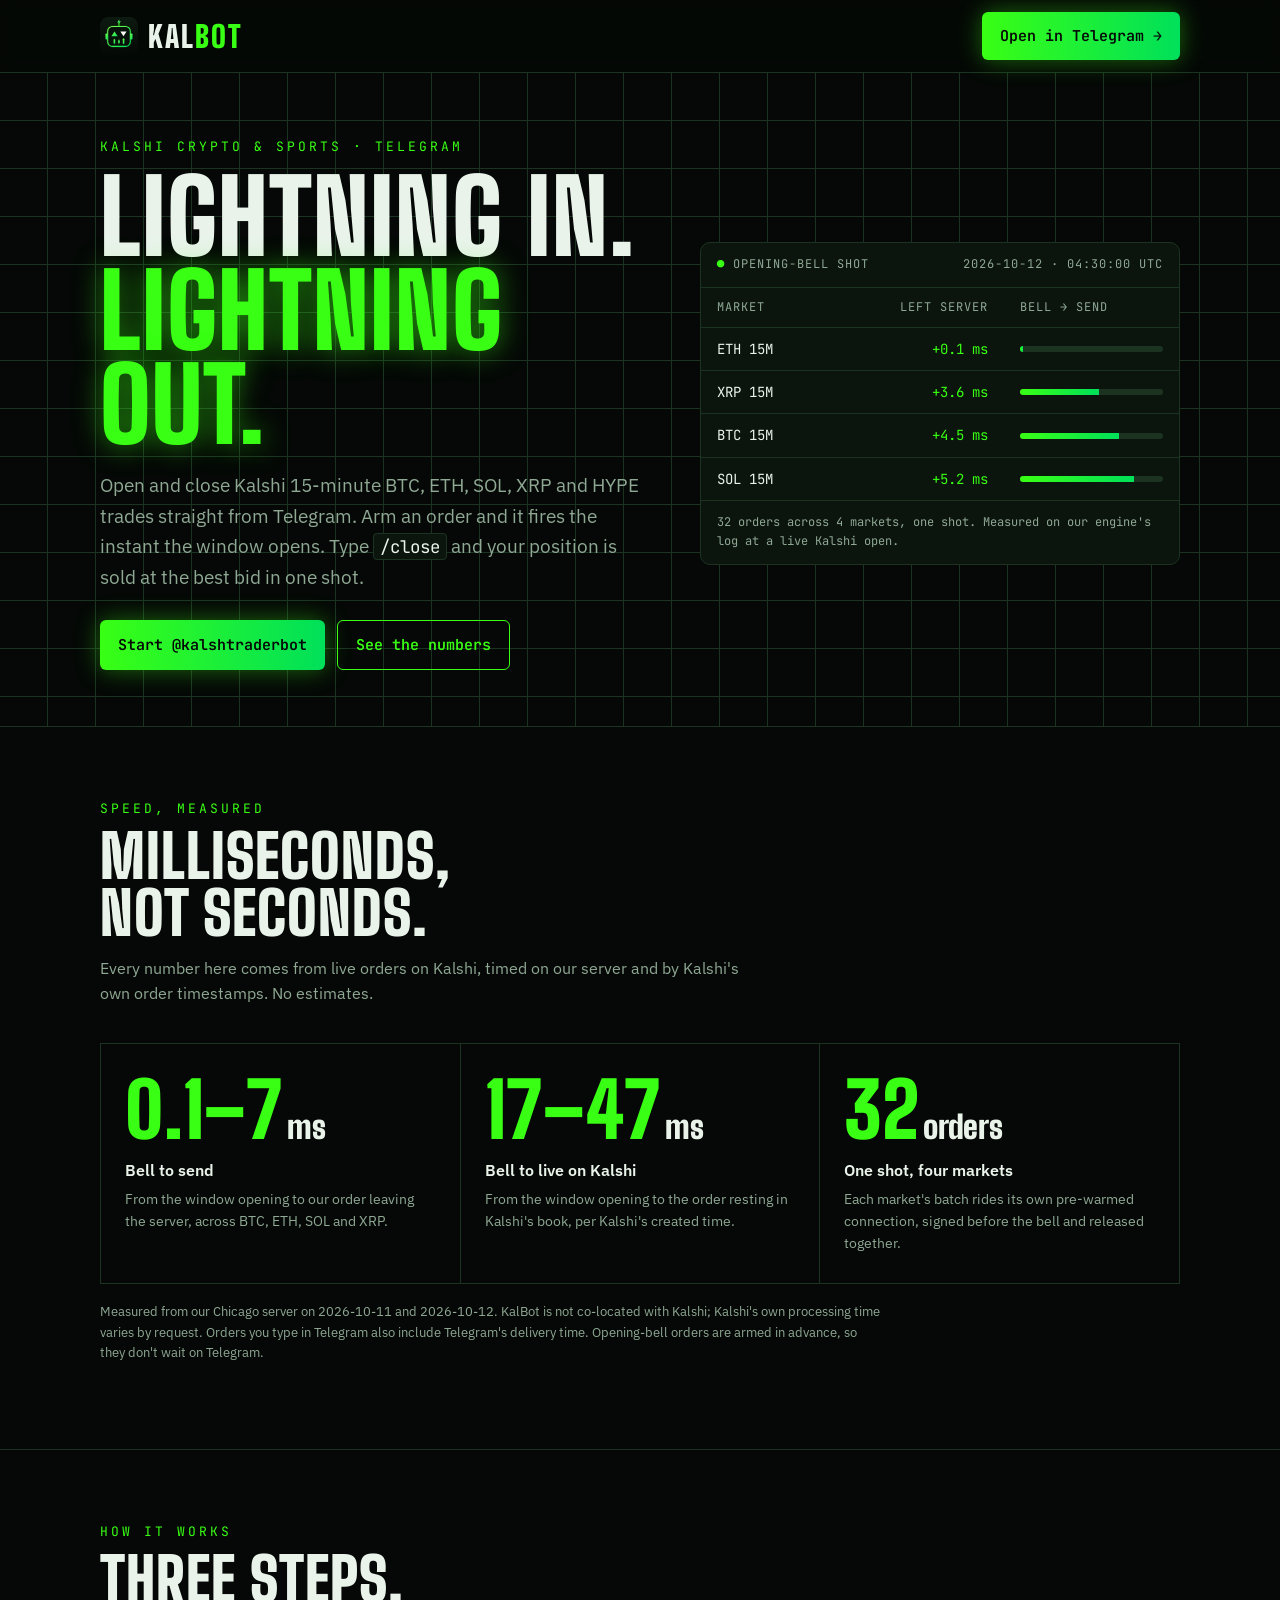
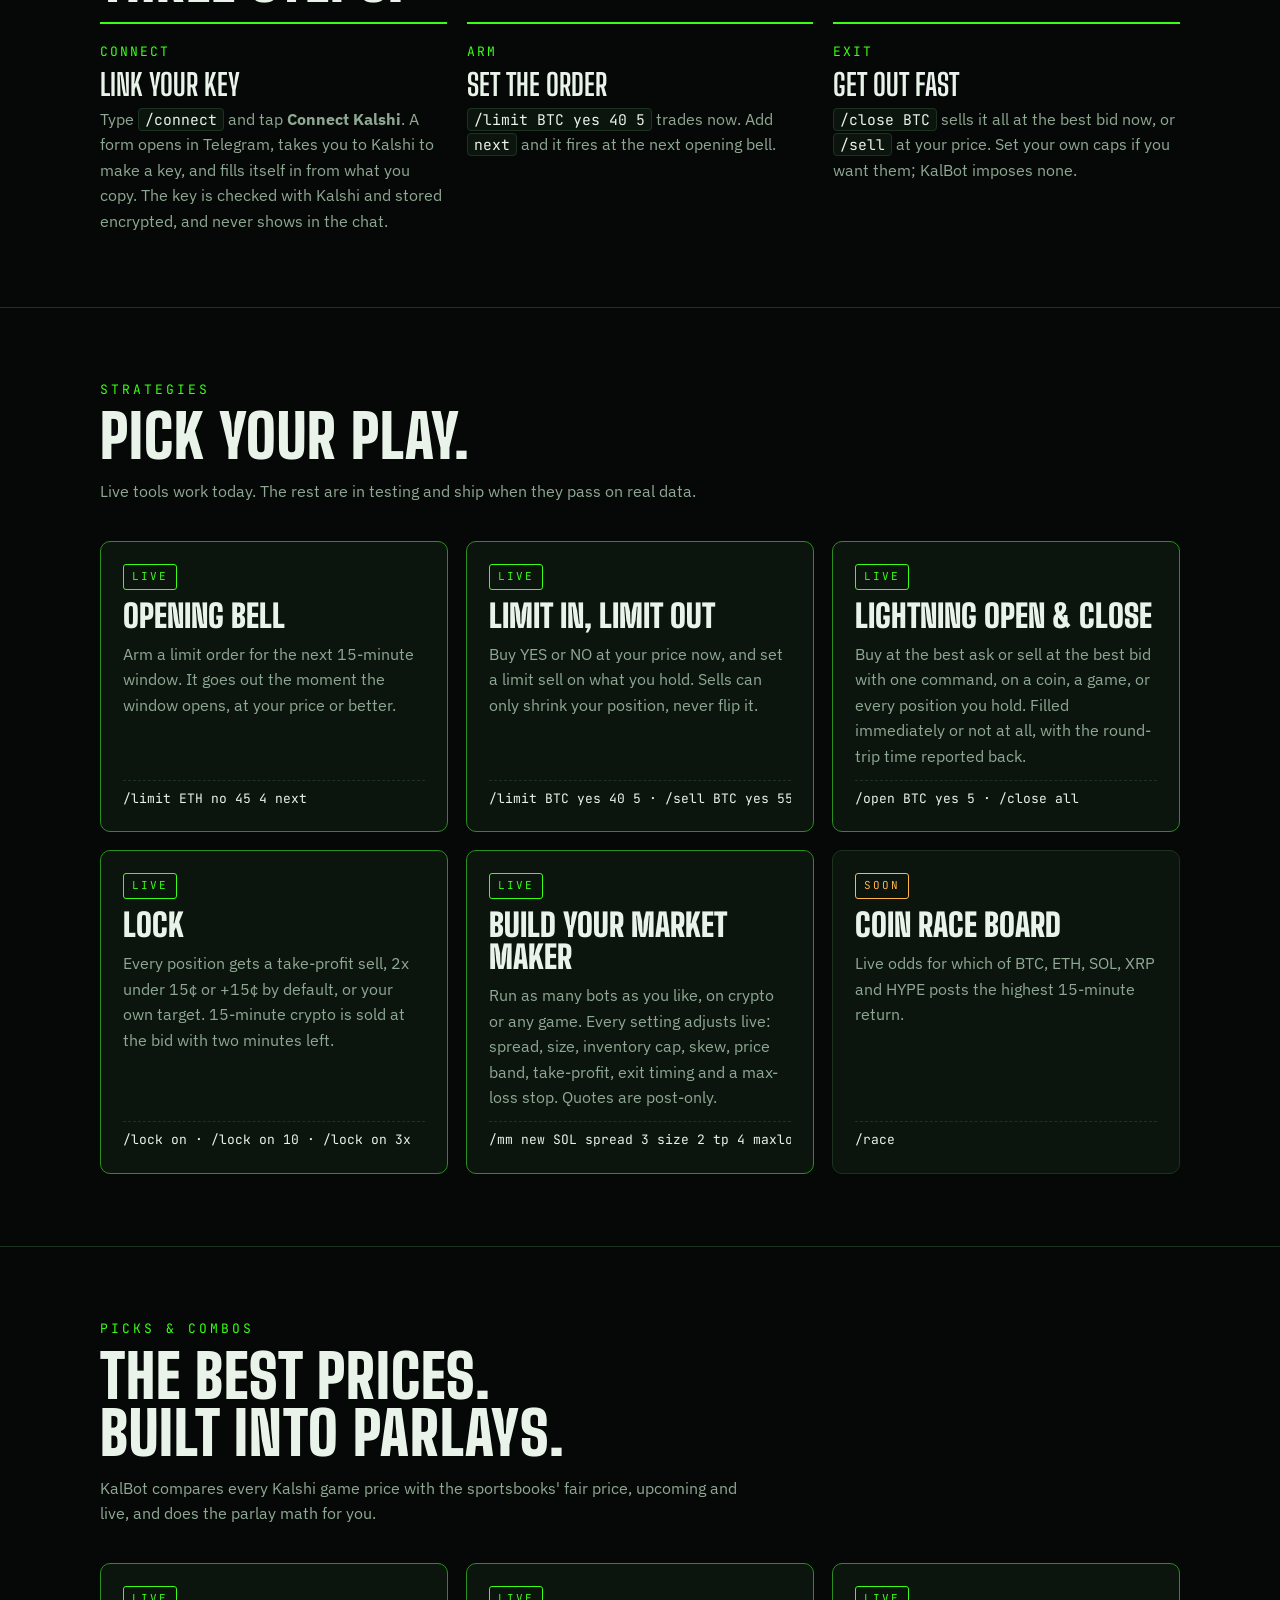
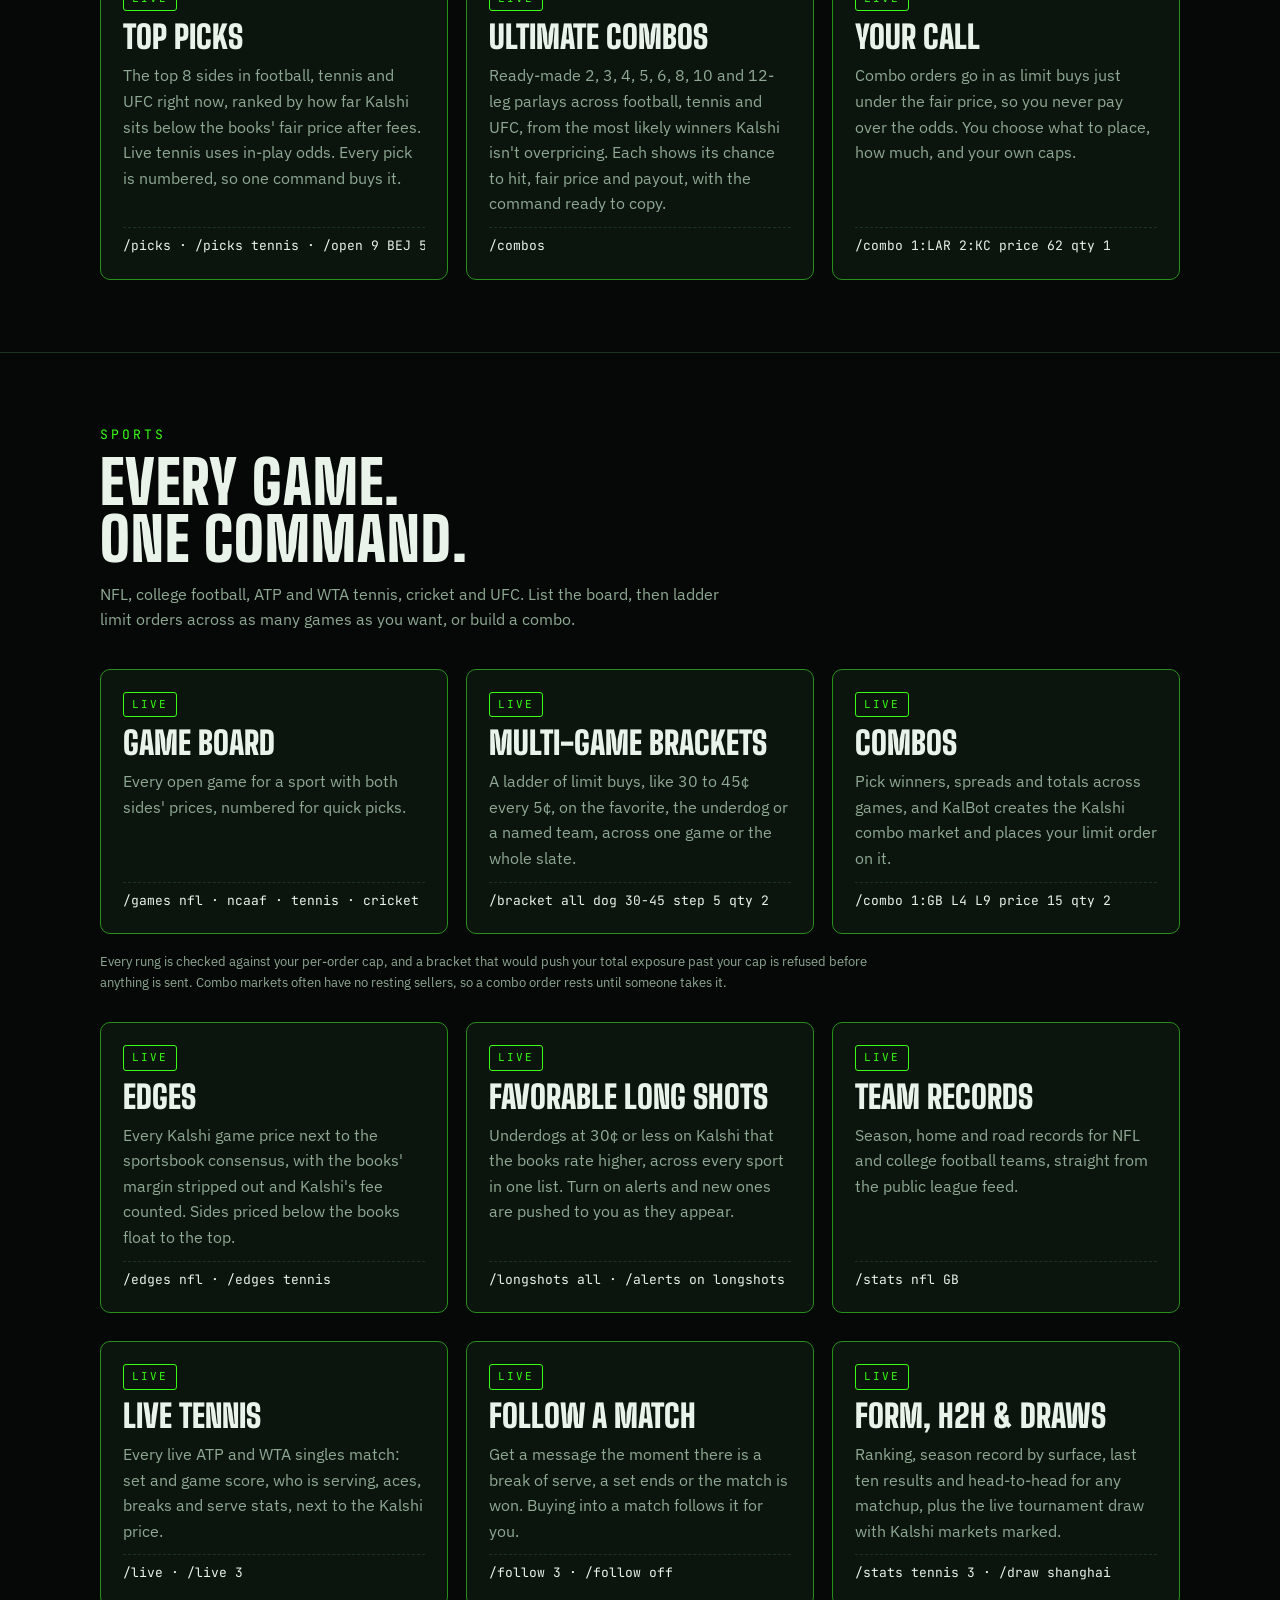
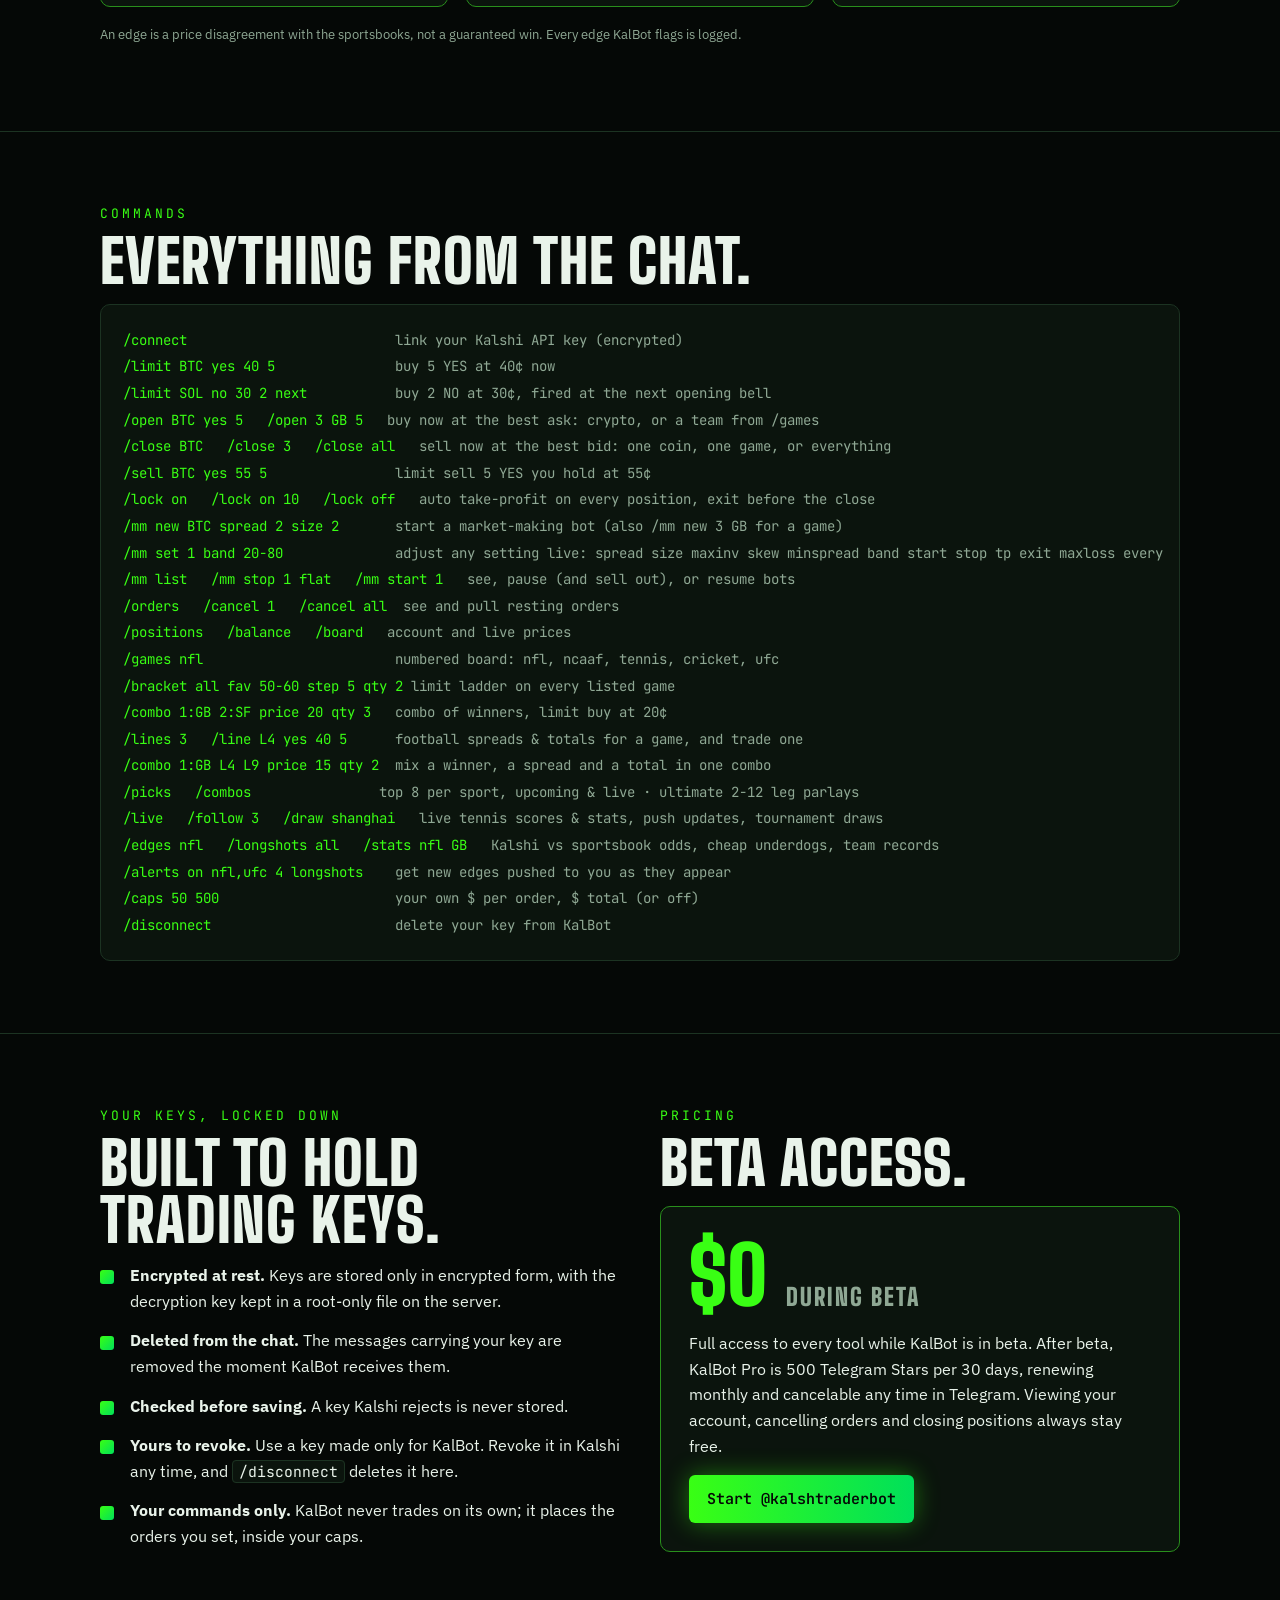
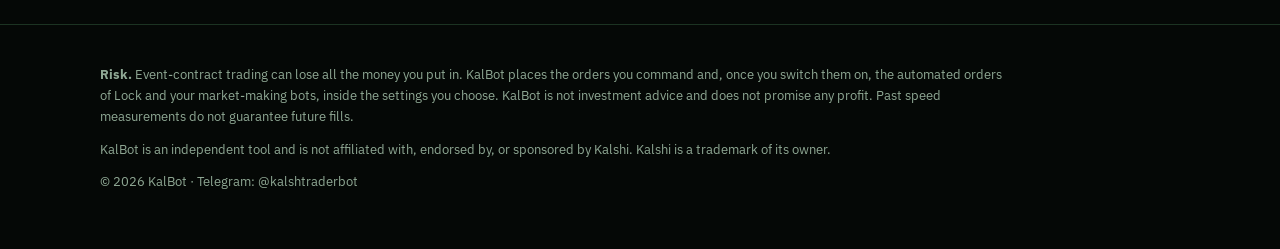
<file: index.html>
<!doctype html>
<html lang="en">
<head>
<meta charset="utf-8">
<meta name="viewport" content="width=device-width, initial-scale=1">
<title>KalBot · Kalshi crypto &amp; sports trading in Telegram</title>
<meta name="description" content="Trade Kalshi crypto and sports from Telegram: top picks vs the sportsbooks, ultimate 2-12 leg combos, live tennis, opening-bell orders, one-tap open and close, market-making bots.">
<meta property="og:type" content="website">
<meta property="og:title" content="KalBot · Lightning in. Lightning out.">
<meta property="og:description" content="Trade Kalshi 15-minute crypto and sports from Telegram. Your account, your strategy, your caps.">
<meta property="og:url" content="https://dakotabota.github.io/kalbot/">
<meta property="og:image" content="https://dakotabota.github.io/kalbot/kalbot-icon-512.png">
<meta name="twitter:card" content="summary">
<meta name="theme-color" content="#050806">
<link rel="icon" type="image/svg+xml" href="kalbot-icon.svg">
<link rel="icon" type="image/png" sizes="48x48" href="kalbot-icon-48.png">
<link rel="apple-touch-icon" href="kalbot-icon-512.png">

<link rel="preconnect" href="https://fonts.googleapis.com">
<link rel="preconnect" href="https://fonts.gstatic.com" crossorigin>
<link rel="stylesheet" href="https://fonts.googleapis.com/css2?family=Big+Shoulders+Display:wght@700;900&family=IBM+Plex+Sans:wght@400;500;600&family=JetBrains+Mono:wght@400;600&display=swap">
<style>
/* Layout: terminal-black trading floor. One neon accent (the brand green), a live "tape" of measured
   latencies as the hero, then a strict two-column rhythm that stacks on phones. Single dark theme by design. */
:root {
  color-scheme: dark;
  --ink: #050806;          /* page */
  --panel: #0b140d;        /* raised surfaces */
  --line: #1c3322;         /* hairlines, grid */
  --text: #e9f3ea;         /* body text */
  --muted: #8fa894;        /* secondary text */
  --neon: #39ff14;         /* brand accent */
  --neon-2: #00e05a;       /* accent gradient end */
  --warn: #ffb547;         /* "soon" status */
  --display: "Big Shoulders Display", "Arial Narrow", Impact, sans-serif;
  --body: "IBM Plex Sans", "Segoe UI", system-ui, sans-serif;
  --mono: "JetBrains Mono", ui-monospace, "SFMono-Regular", Menlo, monospace;
}
* { box-sizing: border-box; }
body { margin: 0; background: var(--ink); color: var(--text); font-family: var(--body); font-size: 16px; line-height: 1.6; }
a { color: var(--neon); }
.wrap { max-width: 1120px; margin: 0 auto; padding-inline: 20px; }
.grid-bg {
  background-image: linear-gradient(var(--line) 1px, transparent 1px), linear-gradient(90deg, var(--line) 1px, transparent 1px);
  background-size: 48px 48px; background-position: -1px -1px;
}
header.top {
  position: sticky; top: env(safe-area-inset-top, 0px); z-index: 5;
  background: color-mix(in srgb, var(--ink) 88%, transparent); backdrop-filter: blur(8px);
  border-bottom: 1px solid var(--line);
}
.top .wrap { display: flex; align-items: center; justify-content: space-between; gap: 16px; padding-block: 12px; }
.brand { display: flex; align-items: center; gap: 10px; text-decoration: none; color: var(--text); }
.brand svg { width: 38px; height: 38px; }
.brand b { font-family: var(--display); font-weight: 900; font-size: 30px; letter-spacing: 2px; line-height: 1; }
.brand b span { color: var(--neon); }
.btn {
  display: inline-flex; align-items: center; gap: 10px; font-family: var(--mono); font-weight: 600; font-size: 15px;
  text-decoration: none; color: var(--ink); background: linear-gradient(90deg, var(--neon), var(--neon-2));
  padding: 12px 18px; border-radius: 6px; box-shadow: 0 0 24px color-mix(in srgb, var(--neon) 40%, transparent);
}
.btn:hover { filter: brightness(1.08); }
.btn:focus-visible, a:focus-visible { outline: 2px solid var(--text); outline-offset: 3px; }
.btn.ghost { background: none; color: var(--neon); border: 1px solid var(--neon); box-shadow: none; }

/* hero */
.hero { padding-block: 64px 56px; border-bottom: 1px solid var(--line); }
.hero .wrap { display: grid; grid-template-columns: 1.15fr 1fr; gap: 48px; align-items: center; }
.eyebrow { font-family: var(--mono); font-size: 13px; letter-spacing: 3px; text-transform: uppercase; color: var(--neon); }
h1 {
  font-family: var(--display); font-weight: 900; text-transform: uppercase; line-height: 0.92;
  font-size: clamp(52px, 8vw, 104px); margin: 12px 0 18px; letter-spacing: 1px; text-wrap: balance;
}
h1 em { font-style: normal; color: var(--neon); text-shadow: 0 0 28px color-mix(in srgb, var(--neon) 55%, transparent); }
.lede { color: var(--muted); font-size: 19px; max-width: 34em; margin: 0 0 28px; }
.cta-row { display: flex; flex-wrap: wrap; gap: 12px; }

/* the tape: real measured shot */
.tape { background: var(--panel); border: 1px solid var(--line); border-radius: 10px; overflow: hidden; min-width: 0; }
.tape-head { display: flex; justify-content: space-between; gap: 12px; padding: 12px 16px; border-bottom: 1px solid var(--line);
  font-family: var(--mono); font-size: 12px; color: var(--muted); letter-spacing: 1px; text-transform: uppercase; flex-wrap: wrap; }
.tape-head .dot { color: var(--neon); }
.tape table { width: 100%; border-collapse: collapse; font-family: var(--mono); font-variant-numeric: tabular-nums; }
.tape th, .tape td { padding: 10px 16px; text-align: left; font-size: 14px; border-bottom: 1px solid var(--line); }
.tape th { color: var(--muted); font-weight: 400; font-size: 12px; letter-spacing: 1px; text-transform: uppercase; }
.tape td.n { color: var(--neon); text-align: right; }
.tape th.n { text-align: right; }
.bar { height: 6px; background: var(--line); border-radius: 3px; overflow: hidden; min-width: 60px; }
.bar i { display: block; height: 100%; background: linear-gradient(90deg, var(--neon), var(--neon-2)); }
.tape-foot { padding: 12px 16px; font-size: 12px; color: var(--muted); font-family: var(--mono); }

/* speed numbers */
section { padding-block: 72px; border-bottom: 1px solid var(--line); }
h2 { font-family: var(--display); font-weight: 900; text-transform: uppercase; font-size: clamp(38px, 5vw, 60px);
  line-height: 0.95; margin: 8px 0 14px; letter-spacing: 1px; text-wrap: balance; }
.sub { color: var(--muted); max-width: 40em; margin: 0 0 36px; }
.stats { display: grid; grid-template-columns: repeat(3, 1fr); gap: 1px; background: var(--line); border: 1px solid var(--line); }
.stat { background: var(--ink); padding: 28px 24px; min-width: 0; }
.stat .big { font-family: var(--display); font-weight: 900; font-size: clamp(54px, 6vw, 76px); line-height: 1; color: var(--neon); }
.stat .big small { font-size: 0.42em; color: var(--text); margin-left: 4px; }
.stat .what { font-weight: 600; margin-top: 10px; }
.stat .how { color: var(--muted); font-size: 14px; margin-top: 4px; }
.fine { font-size: 13px; color: var(--muted); margin-top: 18px; max-width: 60em; }

/* steps */
.steps { display: grid; grid-template-columns: repeat(3, 1fr); gap: 20px; }
.step { border-top: 2px solid var(--neon); padding-top: 18px; min-width: 0; }
.step .k { font-family: var(--mono); color: var(--neon); font-size: 13px; letter-spacing: 2px; }
.step h3 { font-family: var(--display); font-weight: 700; text-transform: uppercase; font-size: 30px; margin: 6px 0 8px; line-height: 1; }
.step p { color: var(--muted); margin: 0; }
code, kbd { font-family: var(--mono); font-size: 0.92em; color: var(--text); background: var(--panel); border: 1px solid var(--line);
  padding: 1px 6px; border-radius: 4px; }

/* strategies */
.strats { display: grid; grid-template-columns: repeat(3, 1fr); gap: 18px; }
.card { background: var(--panel); border: 1px solid var(--line); border-radius: 10px; padding: 22px; display: flex; flex-direction: column; gap: 10px; min-width: 0; }
.card.live { border-color: color-mix(in srgb, var(--neon) 45%, var(--line)); }
.chip { align-self: flex-start; font-family: var(--mono); font-size: 11px; letter-spacing: 2px; text-transform: uppercase;
  padding: 3px 8px; border-radius: 3px; border: 1px solid currentColor; }
.chip.live { color: var(--neon); }
.chip.soon { color: var(--warn); }
.card h3 { font-family: var(--display); font-weight: 900; text-transform: uppercase; font-size: 32px; line-height: 1; margin: 0; }
.card p { margin: 0; color: var(--muted); }
.card .cmd { margin-top: auto; font-family: var(--mono); font-size: 13px; color: var(--text); overflow-x: auto; white-space: nowrap; padding-top: 8px; border-top: 1px dashed var(--line); }

/* commands */
.term { background: var(--panel); border: 1px solid var(--line); border-radius: 10px; overflow-x: auto; }
.term pre { margin: 0; padding: 22px; font-family: var(--mono); font-size: 14px; line-height: 1.9; color: var(--text); }
.term .c { color: var(--neon); }
.term .m { color: var(--muted); }

/* security + pricing */
.two { display: grid; grid-template-columns: 1fr 1fr; gap: 40px; }
.two > div { min-width: 0; }
ul.ticks { list-style: none; padding: 0; margin: 0; display: grid; gap: 14px; }
ul.ticks li { padding-left: 30px; position: relative; }
ul.ticks li::before { content: ""; position: absolute; left: 0; top: 0.45em; width: 14px; height: 14px; border-radius: 3px;
  background: linear-gradient(135deg, var(--neon), var(--neon-2)); }
ul.ticks b { color: var(--text); }
.price { background: var(--panel); border: 1px solid color-mix(in srgb, var(--neon) 45%, var(--line)); border-radius: 10px; padding: 28px; }
.price .amt { font-family: var(--display); font-weight: 900; font-size: 80px; line-height: 1; color: var(--neon); }
.price .amt small { font-size: 0.3em; color: var(--muted); letter-spacing: 2px; }

footer { padding-block: 40px 56px; color: var(--muted); font-size: 13px; }
footer .wrap { display: grid; gap: 12px; }
footer p { margin: 0; max-width: 70em; }

@media (max-width: 860px) {
  .hero .wrap, .two { grid-template-columns: 1fr; }
  .stats, .steps, .strats { grid-template-columns: 1fr; }
  .hero { padding-block: 40px; }
  section { padding-block: 52px; }
}
@media (max-width: 420px) { .top .btn { padding: 10px 12px; font-size: 13px; } .brand b { font-size: 26px; } }
@media (prefers-reduced-motion: no-preference) {
  .bar i { animation: fill 900ms cubic-bezier(.2,.8,.2,1) both; }
  @keyframes fill { from { width: 0; } }
}
</style>
</head>
<body>


<svg width="0" height="0" style="position:absolute" aria-hidden="true">
  <defs>
    <linearGradient id="kbBg" x1="0" y1="0" x2="0" y2="1"><stop offset="0" stop-color="#0d1a10"/><stop offset="1" stop-color="#050806"/></linearGradient>
    <linearGradient id="kbG" x1="0" y1="0" x2="1" y2="1"><stop offset="0" stop-color="#7CFF4F"/><stop offset="1" stop-color="#00E05A"/></linearGradient>
    <symbol id="kbIcon" viewBox="0 0 512 512">
      <rect width="512" height="512" rx="112" fill="url(#kbBg)"/>
      <g stroke="#1f3a24" stroke-width="2" opacity="0.7"><path d="M64 160H448M64 256H448M64 352H448M160 64V448M256 64V448M352 64V448"/></g>
      <path d="M256 128V84" stroke="#39FF14" stroke-width="12" stroke-linecap="round"/>
      <path d="M262 30 L232 74 H254 L244 108 L282 58 H258 Z" fill="url(#kbG)"/>
      <rect x="104" y="128" width="304" height="268" rx="64" fill="none" stroke="#39FF14" stroke-width="30" opacity="0.18"/>
      <rect x="104" y="128" width="304" height="268" rx="64" fill="#07120a" stroke="url(#kbG)" stroke-width="14"/>
      <rect x="74" y="222" width="30" height="80" rx="12" fill="url(#kbG)"/><rect x="408" y="222" width="30" height="80" rx="12" fill="url(#kbG)"/>
      <path d="M196 196 L238 260 H154 Z" fill="url(#kbG)"/><path d="M316 260 L274 196 H358 Z" fill="#ffffff"/>
      <g fill="url(#kbG)">
        <rect x="183" y="300" width="22" height="58" rx="5"/><rect x="192" y="290" width="4" height="78" rx="2"/>
        <rect x="245" y="312" width="22" height="40" rx="5"/><rect x="254" y="300" width="4" height="66" rx="2"/>
        <rect x="307" y="294" width="22" height="66" rx="5"/><rect x="316" y="284" width="4" height="86" rx="2"/>
      </g>
    </symbol>
  </defs>
</svg>

<header class="top">
  <div class="wrap">
    <a class="brand" href="#top" aria-label="KalBot home"><svg role="img" aria-hidden="true"><use href="#kbIcon"/></svg><b>KAL<span>BOT</span></b></a>
    <a class="btn" href="https://t.me/kalshtraderbot" target="_blank" rel="noopener">Open in Telegram →</a>
  </div>
</header>

<main id="top">
  <div class="hero grid-bg">
    <div class="wrap">
      <div>
        <div class="eyebrow">Kalshi crypto &amp; sports · Telegram</div>
        <h1>Lightning in.<br><em>Lightning out.</em></h1>
        <p class="lede">Open and close Kalshi 15-minute BTC, ETH, SOL, XRP and HYPE trades straight from Telegram. Arm an order and it fires the instant the window opens. Type <code>/close</code> and your position is sold at the best bid in one shot.</p>
        <div class="cta-row">
          <a class="btn" href="https://t.me/kalshtraderbot" target="_blank" rel="noopener">Start @kalshtraderbot</a>
          <a class="btn ghost" href="#speed">See the numbers</a>
        </div>
      </div>
      <div class="tape" aria-label="Measured opening-bell shot">
        <div class="tape-head"><span><span class="dot">●</span> Opening-bell shot</span><span>2026-10-12 · 04:30:00 UTC</span></div>
        <table>
          <thead><tr><th>Market</th><th class="n">Left server</th><th>Bell → send</th></tr></thead>
          <tbody>
            <tr><td>ETH 15M</td><td class="n">+0.1 ms</td><td><div class="bar"><i style="width:2%"></i></div></td></tr>
            <tr><td>XRP 15M</td><td class="n">+3.6 ms</td><td><div class="bar"><i style="width:55%"></i></div></td></tr>
            <tr><td>BTC 15M</td><td class="n">+4.5 ms</td><td><div class="bar"><i style="width:69%"></i></div></td></tr>
            <tr><td>SOL 15M</td><td class="n">+5.2 ms</td><td><div class="bar"><i style="width:80%"></i></div></td></tr>
          </tbody>
        </table>
        <div class="tape-foot">32 orders across 4 markets, one shot. Measured on our engine's log at a live Kalshi open.</div>
      </div>
    </div>
  </div>

  <section id="speed">
    <div class="wrap">
      <div class="eyebrow">Speed, measured</div>
      <h2>Milliseconds,<br>not seconds.</h2>
      <p class="sub">Every number here comes from live orders on Kalshi, timed on our server and by Kalshi's own order timestamps. No estimates.</p>
      <div class="stats">
        <div class="stat"><div class="big">0.1–7<small>ms</small></div><div class="what">Bell to send</div><div class="how">From the window opening to our order leaving the server, across BTC, ETH, SOL and XRP.</div></div>
        <div class="stat"><div class="big">17–47<small>ms</small></div><div class="what">Bell to live on Kalshi</div><div class="how">From the window opening to the order resting in Kalshi's book, per Kalshi's created time.</div></div>
        <div class="stat"><div class="big">32<small>orders</small></div><div class="what">One shot, four markets</div><div class="how">Each market's batch rides its own pre-warmed connection, signed before the bell and released together.</div></div>
      </div>
      <p class="fine">Measured from our Chicago server on 2026-10-11 and 2026-10-12. KalBot is not co-located with Kalshi; Kalshi's own processing time varies by request. Orders you type in Telegram also include Telegram's delivery time. Opening-bell orders are armed in advance, so they don't wait on Telegram.</p>
    </div>
  </section>

  <section>
    <div class="wrap">
      <div class="eyebrow">How it works</div>
      <h2>Three steps.</h2>
      <div class="steps">
        <div class="step"><div class="k">CONNECT</div><h3>Link your key</h3><p>Type <code>/connect</code> and tap <b>Connect Kalshi</b>. A form opens in Telegram, takes you to Kalshi to make a key, and fills itself in from what you copy. The key is checked with Kalshi and stored encrypted, and never shows in the chat.</p></div>
        <div class="step"><div class="k">ARM</div><h3>Set the order</h3><p><code>/limit BTC yes 40 5</code> trades now. Add <code>next</code> and it fires at the next opening bell.</p></div>
        <div class="step"><div class="k">EXIT</div><h3>Get out fast</h3><p><code>/close BTC</code> sells it all at the best bid now, or <code>/sell</code> at your price. Set your own caps if you want them; KalBot imposes none.</p></div>
      </div>
    </div>
  </section>

  <section id="strategies">
    <div class="wrap">
      <div class="eyebrow">Strategies</div>
      <h2>Pick your play.</h2>
      <p class="sub">Live tools work today. The rest are in testing and ship when they pass on real data.</p>
      <div class="strats">
        <div class="card live"><span class="chip live">Live</span><h3>Opening bell</h3><p>Arm a limit order for the next 15-minute window. It goes out the moment the window opens, at your price or better.</p><div class="cmd">/limit ETH no 45 4 next</div></div>
        <div class="card live"><span class="chip live">Live</span><h3>Limit in, limit out</h3><p>Buy YES or NO at your price now, and set a limit sell on what you hold. Sells can only shrink your position, never flip it.</p><div class="cmd">/limit BTC yes 40 5 · /sell BTC yes 55 5</div></div>
        <div class="card live"><span class="chip live">Live</span><h3>Lightning open &amp; close</h3><p>Buy at the best ask or sell at the best bid with one command, on a coin, a game, or every position you hold. Filled immediately or not at all, with the round-trip time reported back.</p><div class="cmd">/open BTC yes 5 · /close all</div></div>
        <div class="card live"><span class="chip live">Live</span><h3>Lock</h3><p>Every position gets a take-profit sell, 2x under 15¢ or +15¢ by default, or your own target. 15-minute crypto is sold at the bid with two minutes left.</p><div class="cmd">/lock on · /lock on 10 · /lock on 3x</div></div>
        <div class="card live"><span class="chip live">Live</span><h3>Build your market maker</h3><p>Run as many bots as you like, on crypto or any game. Every setting adjusts live: spread, size, inventory cap, skew, price band, take-profit, exit timing and a max-loss stop. Quotes are post-only.</p><div class="cmd">/mm new SOL spread 3 size 2 tp 4 maxloss 5</div></div>
        <div class="card"><span class="chip soon">Soon</span><h3>Coin Race board</h3><p>Live odds for which of BTC, ETH, SOL, XRP and HYPE posts the highest 15-minute return.</p><div class="cmd">/race</div></div>
      </div>
    </div>
  </section>

  <section id="picks">
    <div class="wrap">
      <div class="eyebrow">Picks &amp; combos</div>
      <h2>The best prices.<br>Built into parlays.</h2>
      <p class="sub">KalBot compares every Kalshi game price with the sportsbooks' fair price, upcoming and live, and does the parlay math for you.</p>
      <div class="strats">
        <div class="card live"><span class="chip live">Live</span><h3>Top picks</h3><p>The top 8 sides in football, tennis and UFC right now, ranked by how far Kalshi sits below the books' fair price after fees. Live tennis uses in-play odds. Every pick is numbered, so one command buys it.</p><div class="cmd">/picks · /picks tennis · /open 9 BEJ 5</div></div>
        <div class="card live"><span class="chip live">Live</span><h3>Ultimate combos</h3><p>Ready-made 2, 3, 4, 5, 6, 8, 10 and 12-leg parlays across football, tennis and UFC, from the most likely winners Kalshi isn't overpricing. Each shows its chance to hit, fair price and payout, with the command ready to copy.</p><div class="cmd">/combos</div></div>
        <div class="card live"><span class="chip live">Live</span><h3>Your call</h3><p>Combo orders go in as limit buys just under the fair price, so you never pay over the odds. You choose what to place, how much, and your own caps.</p><div class="cmd">/combo 1:LAR 2:KC price 62 qty 1</div></div>
      </div>
    </div>
  </section>

  <section id="sports">
    <div class="wrap">
      <div class="eyebrow">Sports</div>
      <h2>Every game.<br>One command.</h2>
      <p class="sub">NFL, college football, ATP and WTA tennis, cricket and UFC. List the board, then ladder limit orders across as many games as you want, or build a combo.</p>
      <div class="strats">
        <div class="card live"><span class="chip live">Live</span><h3>Game board</h3><p>Every open game for a sport with both sides' prices, numbered for quick picks.</p><div class="cmd">/games nfl · ncaaf · tennis · cricket · ufc</div></div>
        <div class="card live"><span class="chip live">Live</span><h3>Multi-game brackets</h3><p>A ladder of limit buys, like 30 to 45¢ every 5¢, on the favorite, the underdog or a named team, across one game or the whole slate.</p><div class="cmd">/bracket all dog 30-45 step 5 qty 2</div></div>
        <div class="card live"><span class="chip live">Live</span><h3>Combos</h3><p>Pick winners, spreads and totals across games, and KalBot creates the Kalshi combo market and places your limit order on it.</p><div class="cmd">/combo 1:GB L4 L9 price 15 qty 2</div></div>
      </div>
      <p class="fine">Every rung is checked against your per-order cap, and a bracket that would push your total exposure past your cap is refused before anything is sent. Combo markets often have no resting sellers, so a combo order rests until someone takes it.</p>
      <div class="strats" style="margin-top:28px">
        <div class="card live"><span class="chip live">Live</span><h3>Edges</h3><p>Every Kalshi game price next to the sportsbook consensus, with the books' margin stripped out and Kalshi's fee counted. Sides priced below the books float to the top.</p><div class="cmd">/edges nfl · /edges tennis</div></div>
        <div class="card live"><span class="chip live">Live</span><h3>Favorable long shots</h3><p>Underdogs at 30¢ or less on Kalshi that the books rate higher, across every sport in one list. Turn on alerts and new ones are pushed to you as they appear.</p><div class="cmd">/longshots all · /alerts on longshots</div></div>
        <div class="card live"><span class="chip live">Live</span><h3>Team records</h3><p>Season, home and road records for NFL and college football teams, straight from the public league feed.</p><div class="cmd">/stats nfl GB</div></div>
      </div>
      <div class="strats" style="margin-top:28px">
        <div class="card live"><span class="chip live">Live</span><h3>Live tennis</h3><p>Every live ATP and WTA singles match: set and game score, who is serving, aces, breaks and serve stats, next to the Kalshi price.</p><div class="cmd">/live · /live 3</div></div>
        <div class="card live"><span class="chip live">Live</span><h3>Follow a match</h3><p>Get a message the moment there is a break of serve, a set ends or the match is won. Buying into a match follows it for you.</p><div class="cmd">/follow 3 · /follow off</div></div>
        <div class="card live"><span class="chip live">Live</span><h3>Form, H2H &amp; draws</h3><p>Ranking, season record by surface, last ten results and head-to-head for any matchup, plus the live tournament draw with Kalshi markets marked.</p><div class="cmd">/stats tennis 3 · /draw shanghai</div></div>
      </div>
      <p class="fine">An edge is a price disagreement with the sportsbooks, not a guaranteed win. Every edge KalBot flags is logged.</p>
    </div>
  </section>

  <section>
    <div class="wrap">
      <div class="eyebrow">Commands</div>
      <h2>Everything from the chat.</h2>
      <div class="term"><pre><span class="c">/connect</span>                          <span class="m">link your Kalshi API key (encrypted)</span>
<span class="c">/limit BTC yes 40 5</span>               <span class="m">buy 5 YES at 40¢ now</span>
<span class="c">/limit SOL no 30 2 next</span>           <span class="m">buy 2 NO at 30¢, fired at the next opening bell</span>
<span class="c">/open BTC yes 5</span>   <span class="c">/open 3 GB 5</span>   <span class="m">buy now at the best ask: crypto, or a team from /games</span>
<span class="c">/close BTC</span>   <span class="c">/close 3</span>   <span class="c">/close all</span>   <span class="m">sell now at the best bid: one coin, one game, or everything</span>
<span class="c">/sell BTC yes 55 5</span>                <span class="m">limit sell 5 YES you hold at 55¢</span>
<span class="c">/lock on</span>   <span class="c">/lock on 10</span>   <span class="c">/lock off</span>   <span class="m">auto take-profit on every position, exit before the close</span>
<span class="c">/mm new BTC spread 2 size 2</span>       <span class="m">start a market-making bot (also /mm new 3 GB for a game)</span>
<span class="c">/mm set 1 band 20-80</span>              <span class="m">adjust any setting live: spread size maxinv skew minspread band start stop tp exit maxloss every</span>
<span class="c">/mm list</span>   <span class="c">/mm stop 1 flat</span>   <span class="c">/mm start 1</span>   <span class="m">see, pause (and sell out), or resume bots</span>
<span class="c">/orders</span>   <span class="c">/cancel 1</span>   <span class="c">/cancel all</span>  <span class="m">see and pull resting orders</span>
<span class="c">/positions</span>   <span class="c">/balance</span>   <span class="c">/board</span>   <span class="m">account and live prices</span>
<span class="c">/games nfl</span>                        <span class="m">numbered board: nfl, ncaaf, tennis, cricket, ufc</span>
<span class="c">/bracket all fav 50-60 step 5 qty 2</span> <span class="m">limit ladder on every listed game</span>
<span class="c">/combo 1:GB 2:SF price 20 qty 3</span>   <span class="m">combo of winners, limit buy at 20¢</span>
<span class="c">/lines 3</span>   <span class="c">/line L4 yes 40 5</span>      <span class="m">football spreads &amp; totals for a game, and trade one</span>
<span class="c">/combo 1:GB L4 L9 price 15 qty 2</span>  <span class="m">mix a winner, a spread and a total in one combo</span>
<span class="c">/picks</span>   <span class="c">/combos</span>                <span class="m">top 8 per sport, upcoming &amp; live · ultimate 2-12 leg parlays</span>
<span class="c">/live</span>   <span class="c">/follow 3</span>   <span class="c">/draw shanghai</span>   <span class="m">live tennis scores &amp; stats, push updates, tournament draws</span>
<span class="c">/edges nfl</span>   <span class="c">/longshots all</span>   <span class="c">/stats nfl GB</span>   <span class="m">Kalshi vs sportsbook odds, cheap underdogs, team records</span>
<span class="c">/alerts on nfl,ufc 4 longshots</span>    <span class="m">get new edges pushed to you as they appear</span>
<span class="c">/caps 50 500</span>                      <span class="m">your own $ per order, $ total (or off)</span>
<span class="c">/disconnect</span>                       <span class="m">delete your key from KalBot</span></pre></div>
    </div>
  </section>

  <section>
    <div class="wrap two">
      <div>
        <div class="eyebrow">Your keys, locked down</div>
        <h2>Built to hold<br>trading keys.</h2>
        <ul class="ticks">
          <li><b>Encrypted at rest.</b> Keys are stored only in encrypted form, with the decryption key kept in a root-only file on the server.</li>
          <li><b>Deleted from the chat.</b> The messages carrying your key are removed the moment KalBot receives them.</li>
          <li><b>Checked before saving.</b> A key Kalshi rejects is never stored.</li>
          <li><b>Yours to revoke.</b> Use a key made only for KalBot. Revoke it in Kalshi any time, and <code>/disconnect</code> deletes it here.</li>
          <li><b>Your commands only.</b> KalBot never trades on its own; it places the orders you set, inside your caps.</li>
        </ul>
      </div>
      <div>
        <div class="eyebrow">Pricing</div>
        <h2>Beta access.</h2>
        <div class="price">
          <div class="amt">$0 <small>DURING BETA</small></div>
          <p>Full access to every tool while KalBot is in beta. After beta, KalBot Pro is 500 Telegram Stars per 30 days, renewing monthly and cancelable any time in Telegram. Viewing your account, cancelling orders and closing positions always stay free.</p>
          <a class="btn" href="https://t.me/kalshtraderbot" target="_blank" rel="noopener">Start @kalshtraderbot</a>
        </div>
      </div>
    </div>
  </section>
</main>

<footer>
  <div class="wrap">
    <p><b>Risk.</b> Event-contract trading can lose all the money you put in. KalBot places the orders you command and, once you switch them on, the automated orders of Lock and your market-making bots, inside the settings you choose. KalBot is not investment advice and does not promise any profit. Past speed measurements do not guarantee future fills.</p>
    <p>KalBot is an independent tool and is not affiliated with, endorsed by, or sponsored by Kalshi. Kalshi is a trademark of its owner.</p>
    <p>© 2026 KalBot · Telegram: @kalshtraderbot</p>
  </div>
</footer>
</body>
</html>
</file>
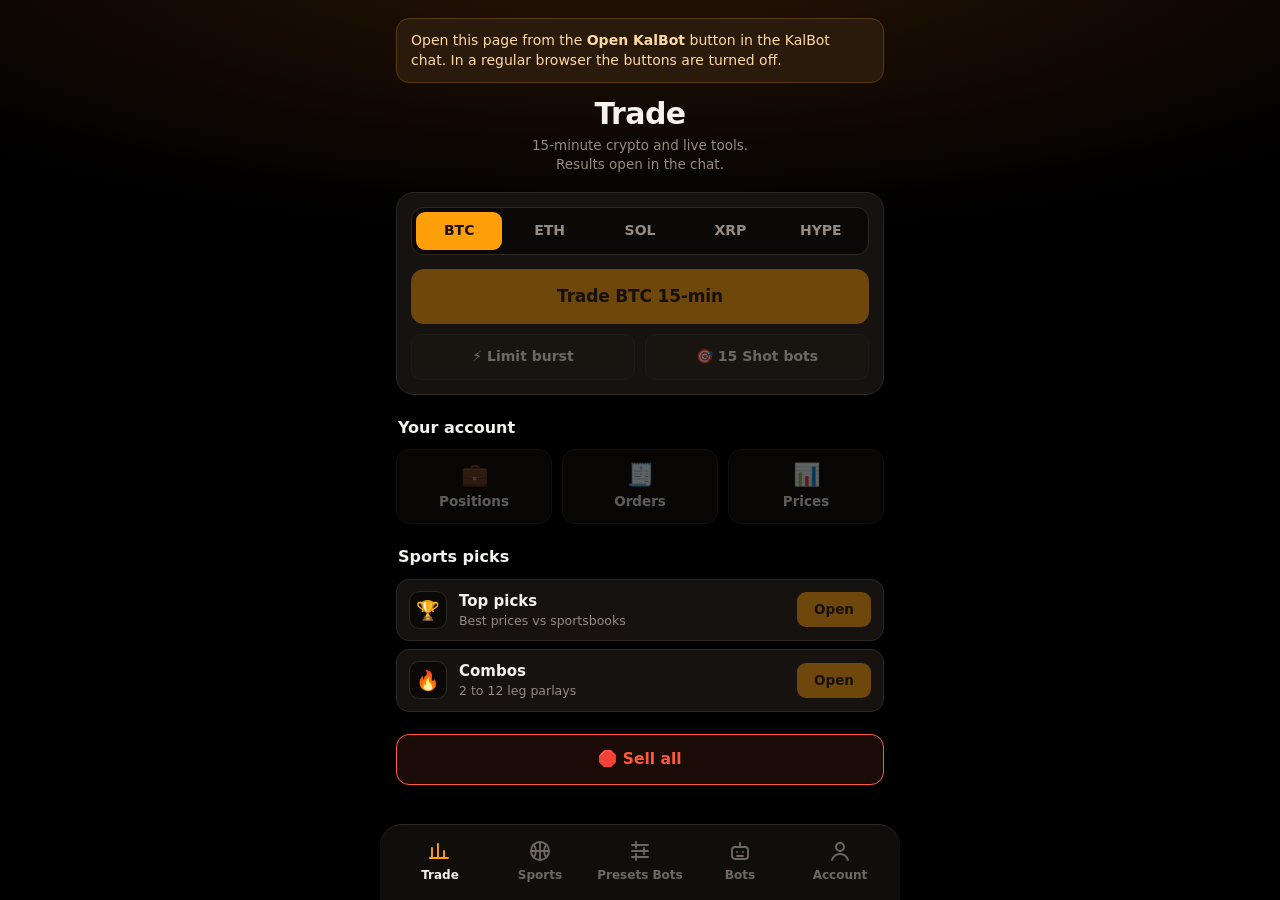
<file: app.html>
<!doctype html>
<html lang="en">
<head>
<meta charset="utf-8">
<meta name="viewport" content="width=device-width, initial-scale=1, viewport-fit=cover">
<meta http-equiv="Content-Security-Policy" content="default-src 'self'; script-src 'self' https://telegram.org/js/telegram-web-app.js; connect-src 'self'; img-src 'self' data:; style-src 'self' 'unsafe-inline'; object-src 'none'; base-uri 'self'; form-action 'self'">
<meta name="theme-color" content="#0c0a08">
<meta name="robots" content="noindex">
<title>KalBot</title>
<link rel="icon" href="kalbot-icon.svg">
<link rel="stylesheet" href="app.css?v=4">
<script src="https://telegram.org/js/telegram-web-app.js?64"></script>
</head>
<body>
<!-- Every button sends a KalBot command to the bot through Telegram.WebApp.sendData; the bot runs it
     exactly as if it were typed and replies in the chat. This page holds no account data or keys. -->
<div class="app">
  <p class="outside" id="outside" hidden>Open this page from the <b>Open KalBot</b> button in the KalBot chat. In a regular browser the buttons are turned off.</p>

  <!-- TRADE -->
  <section class="view" id="view-trade" data-view="trade">
    <header class="head">
      <h1>Trade</h1>
      <p>15-minute crypto and live tools. Results open in the chat.</p>
    </header>

    <div class="card coin-card">
      <div class="seg" role="tablist" aria-label="Coin" id="coin-seg"></div>
      <button class="cta" data-cmd-template="/trade {coin}" id="trade-cta">Trade BTC 15-min</button>
      <div class="pair">
        <button class="btn" data-cmd-template="/burst {coin}">⚡ Limit burst</button>
        <button class="btn" data-cmd-template="/shot {coin}" data-coins="BTC ETH SOL XRP">🎯 15 Shot bots</button>
      </div>
    </div>

    <h2 class="sub">Your account</h2>
    <div class="stats">
      <button class="stat" data-cmd="/positions"><span class="stat-ico">💼</span>Positions</button>
      <button class="stat" data-cmd="/orders"><span class="stat-ico">🧾</span>Orders</button>
      <button class="stat" data-cmd="/board"><span class="stat-ico">📊</span>Prices</button>
    </div>

    <h2 class="sub">Sports picks</h2>
    <ul class="list">
      <li class="row"><span class="ico">🏆</span><span class="txt"><b>Top picks</b><small>Best prices vs sportsbooks</small></span><button class="go" data-cmd="/picks">Open</button></li>
      <li class="row"><span class="ico">🔥</span><span class="txt"><b>Combos</b><small>2 to 12 leg parlays</small></span><button class="go" data-cmd="/combos">Open</button></li>
    </ul>

    <button class="stop" data-sheet="sellall">🛑 Sell all</button>
  </section>

  <!-- SPORTS -->
  <section class="view" id="view-sports" data-view="sports" hidden>
    <header class="head">
      <h1>Sports</h1>
      <p>Find a game, follow live tennis, or check edges.</p>
    </header>
    <div class="seg wide" role="tablist" aria-label="Sports section">
      <button class="on" data-pane="games">Games</button>
      <button data-pane="live">Live</button>
      <button data-pane="edges">Edges</button>
    </div>
    <ul class="list pane" data-pane-body="games">
      <li class="row"><span class="ico">🏈</span><span class="txt"><b>NFL</b><small>Games and prices</small></span><button class="go" data-cmd="/games nfl">Open</button></li>
      <li class="row"><span class="ico">🎓</span><span class="txt"><b>College football</b><small>Games and prices</small></span><button class="go" data-cmd="/games ncaaf">Open</button></li>
      <li class="row"><span class="ico">🥊</span><span class="txt"><b>UFC</b><small>Fights and prices</small></span><button class="go" data-cmd="/games ufc">Open</button></li>
      <li class="row"><span class="ico">🎾</span><span class="txt"><b>Tennis</b><small>Matches and prices</small></span><button class="go" data-cmd="/games tennis">Open</button></li>
      <li class="row"><span class="ico">🏏</span><span class="txt"><b>Cricket</b><small>Matches and prices</small></span><button class="go" data-cmd="/games cricket">Open</button></li>
      <li class="row"><span class="ico">🎯</span><span class="txt"><b>Long shots</b><small>Cheap sides across sports</small></span><button class="go" data-cmd="/longshots all">Open</button></li>
    </ul>
    <ul class="list pane" data-pane-body="live" hidden>
      <li class="row"><span class="ico">🔴</span><span class="txt"><b>Live tennis</b><small>Scores and player stats</small></span><button class="go" data-cmd="/live">Open</button></li>
      <li class="row"><span class="ico">🔔</span><span class="txt"><b>Following</b><small>Matches you get updates for</small></span><button class="go" data-cmd="/follow">Open</button></li>
      <li class="row"><span class="ico">🗂️</span><span class="txt"><b>Draws</b><small>Tournament brackets</small></span><button class="go" data-cmd="/draw">Open</button></li>
    </ul>
    <ul class="list pane" data-pane-body="edges" hidden>
      <li class="row"><span class="ico">📈</span><span class="txt"><b>NFL edges</b><small>Kalshi vs sportsbook odds</small></span><button class="go" data-cmd="/edges nfl">Open</button></li>
      <li class="row"><span class="ico">📈</span><span class="txt"><b>UFC edges</b><small>Kalshi vs sportsbook odds</small></span><button class="go" data-cmd="/edges ufc">Open</button></li>
      <li class="row"><span class="ico">📈</span><span class="txt"><b>Tennis edges</b><small>Kalshi vs sportsbook odds</small></span><button class="go" data-cmd="/edges tennis">Open</button></li>
    </ul>
    <button class="stop" data-sheet="sellall">🛑 Sell all</button>
  </section>

  <!-- PRESETS BOTS -->
  <section class="view" id="view-presets" data-view="presets" hidden>
    <header class="head"><h1>Presets Bots</h1><p>Five maker-only strategies for BTC and ETH, 15 min or 1 hour. Review and start in the chat.</p></header>
    <ul class="list">
      <li class="row"><span class="ico">🤖</span><span class="txt"><b>Balanced Ladder</b><small>Three nearby levels</small></span><button class="go" data-cmd="/presets balanced">Set up</button></li>
      <li class="row"><span class="ico">🤖</span><span class="txt"><b>Patient Wide</b><small>Two wider levels</small></span><button class="go" data-cmd="/presets patient">Set up</button></li>
      <li class="row"><span class="ico">🤖</span><span class="txt"><b>Inventory Light</b><small>Smaller inventory, stronger skew</small></span><button class="go" data-cmd="/presets inventory">Set up</button></li>
      <li class="row"><span class="ico">🤖</span><span class="txt"><b>Wide Ladder</b><small>Four spaced levels within your cap</small></span><button class="go" data-cmd="/presets deep">Set up</button></li>
      <li class="row"><span class="ico">🤖</span><span class="txt"><b>Single Quote</b><small>One quote per side</small></span><button class="go" data-cmd="/presets single">Set up</button></li>
      <li class="row"><span class="ico">⚙️</span><span class="txt"><b>All presets</b><small>Markets, settings and exposure ceiling</small></span><button class="go" data-cmd="/presets">Open</button></li>
    </ul>
    <p>Saved stopped. Post-only orders; stops cancel quotes and leave residual positions held. These settings are not a proven profit edge.</p>
  </section>

  <!-- BOTS -->
  <section class="view" id="view-bots" data-view="bots" hidden>
    <header class="head">
      <h1>Bots</h1>
      <p>Automation you review and arm. Stop any of them from here.</p>
    </header>
    <ul class="list">
      <li class="row"><span class="ico">⚡</span><span class="txt"><b>Limit burst</b><small>1 to 8 timed limit orders</small></span><button class="go" data-cmd="/burst BTC">Set up</button></li>
      <li class="row"><span class="ico">⏱</span><span class="txt"><b>Burst status</b><small>Progress, stop or check outcome</small></span><button class="go ghost" data-cmd="/burst status">Status</button></li>
      <li class="row"><span class="ico">🎯</span><span class="txt"><b>15 Shot bots</b><small>15 Up or Down bots, one stake</small></span><button class="go" data-cmd="/shot BTC">Set up</button></li>
      <li class="row"><span class="ico">⏱</span><span class="txt"><b>Shot status</b><small>Every bot's attempts and fills</small></span><button class="go ghost" data-cmd="/shot status">Status</button></li>
      <li class="row"><span class="ico">🤖</span><span class="txt"><b>Market makers</b><small>Quote both sides of a market</small></span><button class="go" data-cmd="/mm list">Open</button></li>
      <li class="row"><span class="ico">🔒</span><span class="txt"><b>Profit exits</b><small>Automatic take-profit sells</small></span><button class="go" data-cmd="/lock">Open</button></li>
      <li class="row"><span class="ico">🔔</span><span class="txt"><b>Alerts</b><small>New price edges sent to you</small></span><button class="go" data-cmd="/alerts">Open</button></li>
    </ul>
    <button class="stop" data-sheet="sellall">🛑 Sell all</button>
  </section>

  <!-- ACCOUNT -->
  <section class="view" id="view-account" data-view="account" hidden>
    <header class="head">
      <h1>Account</h1>
      <p>Balance, limits and help.</p>
    </header>
    <div class="stats">
      <button class="stat" data-cmd="/balance"><span class="stat-ico">💰</span>Balance</button>
      <button class="stat" data-cmd="/plan"><span class="stat-ico">⭐</span>Plan</button>
      <button class="stat" data-cmd="/caps"><span class="stat-ico">🛡️</span>Caps</button>
    </div>
    <ul class="list">
      <li class="row"><span class="ico">🔑</span><span class="txt"><b>Connect Kalshi</b><small>Link your Kalshi API key</small></span><button class="go" data-cmd="/connect">Connect</button></li>
      <li class="row"><span class="ico">🟢</span><span class="txt"><b>Classic console</b><small>The tabbed console in the chat</small></span><button class="go ghost" data-cmd="/menu">Open</button></li>
      <li class="row"><span class="ico">❓</span><span class="txt"><b>Help</b><small>Every command</small></span><button class="go ghost" data-cmd="/help">Open</button></li>
      <li class="row"><span class="ico">📜</span><span class="txt"><b>Terms</b><small>Service terms</small></span><button class="go ghost" data-cmd="/terms">Open</button></li>
    </ul>
    <button class="stop" data-sheet="sellall">🛑 Sell all</button>
  </section>

  <nav class="tabs" aria-label="Sections">
    <button class="tab on" data-tab="trade"><svg viewBox="0 0 24 24" aria-hidden="true"><path d="M4 19V9m6 10V5m6 14v-7m4 7H2" /></svg>Trade</button>
    <button class="tab" data-tab="sports"><svg viewBox="0 0 24 24" aria-hidden="true"><circle cx="12" cy="12" r="9" /><path d="M12 3v18M3 12h18M5.6 5.6c3 3 3 9.8 0 12.8m12.8-12.8c-3 3-3 9.8 0 12.8" /></svg>Sports</button>
    <button class="tab" data-tab="presets"><svg viewBox="0 0 24 24" aria-hidden="true"><path d="M4 6h16M4 12h16M4 18h16M8 3v6M16 9v6M8 15v6" /></svg>Presets Bots</button>
    <button class="tab" data-tab="bots"><svg viewBox="0 0 24 24" aria-hidden="true"><rect x="4" y="8" width="16" height="12" rx="3" /><path d="M12 8V4m-3 9h.01M15 13h.01M9 17h6" /></svg>Bots</button>
    <button class="tab" data-tab="account"><svg viewBox="0 0 24 24" aria-hidden="true"><circle cx="12" cy="8" r="4" /><path d="M4 21c1.5-4 4.5-6 8-6s6.5 2 8 6" /></svg>Account</button>
  </nav>
</div>

<!-- Sell all sheet: the second tap sells immediately, as in the chat panel. -->
<div class="sheet" id="sheet-sellall" hidden>
  <div class="sheet-body" role="dialog" aria-modal="true" aria-labelledby="sellall-title">
    <h2 id="sellall-title">Sell all</h2>
    <p>Cancels your resting orders in that category and sells what you hold there at the bid, never more than 5¢ below it. <b>One tap sells immediately.</b></p>
    <div class="grid" id="sellall-grid"></div>
    <button class="stop solid" data-cmd="/sellall all">🛑 Everything: all markets and stop KalBot's bots</button>
    <button class="btn" data-close>Cancel</button>
  </div>
</div>

<script src="app.js?v=4"></script>
</body>
</html>
</file>
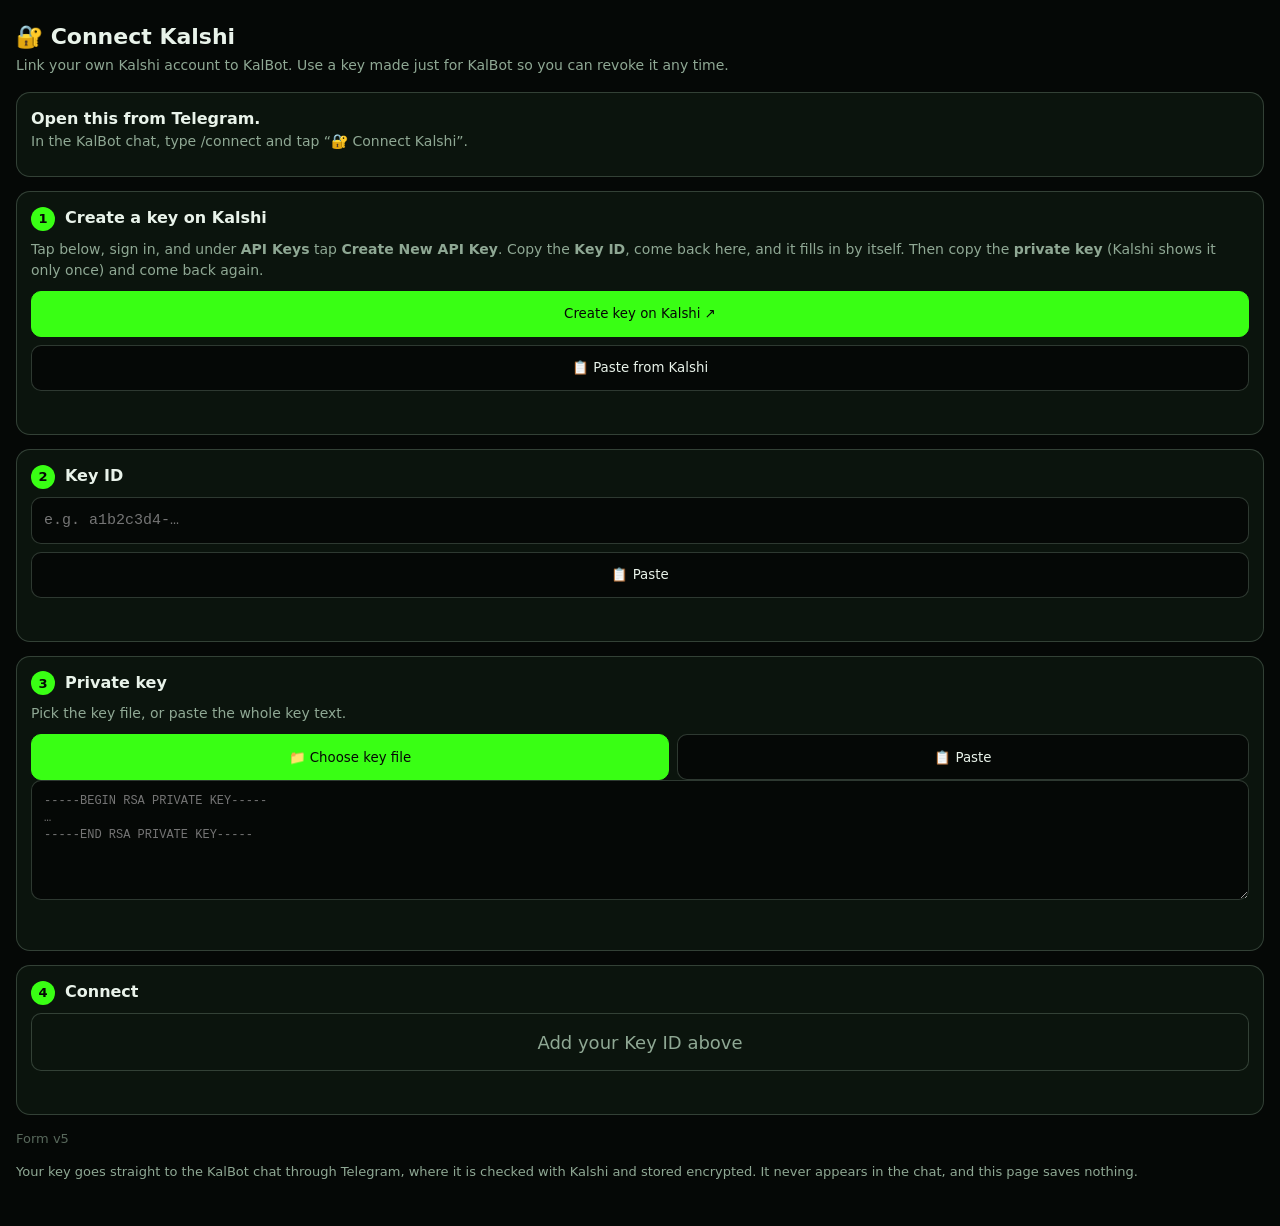
<file: connect.html>
<!doctype html>
<html lang="en">
<head>
<meta charset="utf-8">
<meta name="viewport" content="width=device-width, initial-scale=1, maximum-scale=1">
<title>Connect Kalshi · KalBot</title>
<meta name="robots" content="noindex">
<script src="https://telegram.org/js/telegram-web-app.js"></script>
<style>
/* Phone-first form inside Telegram. Follows the user's Telegram theme; KalBot neon only for accents.
   This page talks to nobody: the key goes to the KalBot chat through Telegram (WebApp.sendData). */
:root {
  --bg: var(--tg-theme-bg-color, #050806);
  --card: var(--tg-theme-secondary-bg-color, #0b140d);
  --text: var(--tg-theme-text-color, #e9f3ea);
  --muted: var(--tg-theme-hint-color, #8fa894);
  --line: color-mix(in srgb, var(--muted) 30%, transparent);
  --neon: #39ff14;
  --ok: #1fbf4a;
  --bad: #ff5a5f;
  --mono: ui-monospace, "SFMono-Regular", Menlo, Consolas, monospace;
}
* { box-sizing: border-box; }
body { margin: 0; background: var(--bg); color: var(--text); font: 16px/1.5 -apple-system, "Segoe UI", Roboto, system-ui, sans-serif;
  padding: 16px 16px 32px; }
h1 { font-size: 22px; margin: 4px 0 2px; }
.sub { color: var(--muted); margin: 0 0 16px; font-size: 14px; }
.card { background: var(--card); border: 1px solid var(--line); border-radius: 14px; padding: 14px; margin-bottom: 14px; }
.step { display: flex; gap: 10px; align-items: baseline; font-weight: 600; margin-bottom: 8px; }
.num { flex: none; width: 24px; height: 24px; border-radius: 50%; display: grid; place-items: center; font-size: 13px;
  background: var(--neon); color: #050806; }
p.help { color: var(--muted); font-size: 14px; margin: 0 0 10px; }
input[type=text], textarea { width: 100%; font: 15px/1.4 var(--mono); color: var(--text); background: var(--bg);
  border: 1px solid var(--line); border-radius: 10px; padding: 12px; outline: none; }
input[type=text]:focus, textarea:focus { border-color: var(--neon); }
textarea { min-height: 120px; resize: vertical; font-size: 12px; }
.row { display: flex; gap: 8px; margin-top: 8px; flex-wrap: wrap; }
button.b { flex: 1 1 auto; min-height: 46px; border-radius: 10px; border: 1px solid var(--line); background: var(--bg);
  color: var(--text); font: 600 15px/1 inherit; font-family: inherit; padding: 0 14px; }
button.b.primary { background: var(--neon); color: #050806; border-color: var(--neon); }
button.b:active { transform: scale(0.98); }
.status { font-size: 14px; margin-top: 8px; min-height: 21px; }
.status.ok { color: var(--ok); } .status.bad { color: var(--bad); }
.note { color: var(--muted); font-size: 13px; }
button.b.big { width: 100%; min-height: 58px; font-size: 18px; }
button.b.big:disabled { background: var(--card); color: var(--muted); border-color: var(--line); }
#outside { display: none; }
</style>
</head>
<body>
<h1>🔐 Connect Kalshi</h1>
<p class="sub">Link your own Kalshi account to KalBot. Use a key made just for KalBot so you can revoke it any time.</p>

<div id="outside" class="card"><b>Open this from Telegram.</b><p class="help">In the KalBot chat, type /connect and tap “🔐 Connect Kalshi”.</p></div>

<div class="card">
  <div class="step"><span class="num">1</span><span>Create a key on Kalshi</span></div>
  <p class="help">Tap below, sign in, and under <b>API Keys</b> tap <b>Create New API Key</b>. Copy the <b>Key ID</b>, come back here, and it fills in by itself. Then copy the <b>private key</b> (Kalshi shows it only once) and come back again.</p>
  <div class="row"><button class="b primary" id="openKalshi" type="button">Create key on Kalshi ↗</button></div>
  <div class="row"><button class="b" id="smartPaste" type="button">📋 Paste from Kalshi</button></div>
  <div class="status" id="clipStatus"></div>
</div>

<div class="card">
  <div class="step"><span class="num">2</span><span>Key ID</span></div>
  <input type="text" id="kid" placeholder="e.g. a1b2c3d4-…" autocomplete="off" autocapitalize="off" autocorrect="off" spellcheck="false" inputmode="text">
  <div class="row"><button class="b" id="pasteKid" type="button">📋 Paste</button></div>
  <div class="status" id="kidStatus"></div>
</div>

<div class="card">
  <div class="step"><span class="num">3</span><span>Private key</span></div>
  <p class="help">Pick the key file, or paste the whole key text.</p>
  <div class="row">
    <button class="b primary" id="pickFile" type="button">📁 Choose key file</button>
    <button class="b" id="pasteKey" type="button">📋 Paste</button>
  </div>
  <input type="file" id="file" hidden>
  <textarea id="key" placeholder="-----BEGIN RSA PRIVATE KEY-----&#10;…&#10;-----END RSA PRIVATE KEY-----" autocomplete="off" autocapitalize="off" autocorrect="off" spellcheck="false"></textarea>
  <div class="status" id="keyStatus"></div>
</div>

<div class="card">
  <div class="step"><span class="num">4</span><span>Connect</span></div>
  <button class="b primary big" id="connectBtn" type="button">🔐 Connect</button>
  <div class="status" id="sendStatus"></div>
</div>

<p class="note" style="opacity:.6">Form v5</p>
<p class="note">Your key goes straight to the KalBot chat through Telegram, where it is checked with Kalshi and stored encrypted. It never appears in the chat, and this page saves nothing.</p>


<script>
(function () {
  const tg = window.Telegram && window.Telegram.WebApp;
  // initData is EMPTY for keyboard-button mini apps (Telegram docs). Telegram always passes tgWebAppVersion /
  // tgWebAppPlatform in the URL hash, and exposes sendData; any of those means we are inside Telegram.
  const hash = location.hash || "";
  const inTelegram = !!(tg && typeof tg.sendData === "function" &&
    ((tg.platform && tg.platform !== "unknown") || /tgWebApp(Version|Platform|Data)=/.test(hash) || window.TelegramWebviewProxy));
  const $ = (id) => document.getElementById(id);
  let parsed = null;                                  // {t: label, p: base64 body}

  if (tg) { try { tg.ready(); tg.expand(); } catch (e) {} }
  if (!inTelegram) $("outside").style.display = "block";

  // Same repair as the bot: tolerate smart dashes, lost line breaks, spaces.
  function parseKey(text) {
    const m = /BEGIN ((?:RSA |EC |ENCRYPTED )?PRIVATE KEY)/.exec(text);
    const e = /END (?:RSA |EC |ENCRYPTED )?PRIVATE KEY/.exec(text);
    if (!m) return { err: "No private key found. It should start with BEGIN … PRIVATE KEY." };
    if (!e || e.index <= m.index) return { err: "The key looks cut off (no END line). Pick the file, or paste all of it." };
    if (m[1].startsWith("ENCRYPTED")) return { err: "This key is password-protected. Create a new key on Kalshi." };
    const body = text.slice(m.index + m[0].length, e.index).replace(/[^A-Za-z0-9+/=]/g, "");
    if (body.length < 40) return { err: "The key looks cut off. Pick the file, or paste all of it." };   // Ed25519 = 64 chars, RSA ~1600
    return { t: m[1], p: body.match(/.{1,64}/g).join("\n") };
  }

  function validKid(v) { return v.length >= 8 && v.length <= 100 && !/\s/.test(v); }

  function update() {
    const kid = $("kid").value.trim();
    const ks = $("kidStatus");
    if (!kid) { ks.textContent = ""; ks.className = "status"; }
    else if (validKid(kid)) { ks.textContent = "✓ Key ID looks right"; ks.className = "status ok"; }
    else { ks.textContent = "That doesn't look like a Key ID (no spaces)."; ks.className = "status bad"; }

    const raw = $("key").value;
    const st = $("keyStatus");
    parsed = null;
    if (!raw.trim()) { st.textContent = ""; st.className = "status"; }
    else {
      const r = parseKey(raw);
      if (r.err) { st.textContent = r.err; st.className = "status bad"; }
      else { parsed = r; st.textContent = "✓ Private key looks complete"; st.className = "status ok"; }
    }
    const ready = validKid(kid) && !!parsed;
    if (tg && tg.MainButton) {
      tg.MainButton.setText("Connect securely");
      if (ready) { tg.MainButton.show(); tg.MainButton.enable(); } else { tg.MainButton.hide(); }
    }
    const cb = $("connectBtn");
    cb.disabled = !ready;
    cb.textContent = ready ? "🔐 Connect" : !validKid(kid) ? "Add your Key ID above" : "Add your private key above";
  }

  function send() {
    const kid = $("kid").value.trim();
    const ss = $("sendStatus");
    if (!validKid(kid) || !parsed) return;
    if (!tg || typeof tg.sendData !== "function") {
      ss.textContent = "Open this form from the 🔐 Connect Kalshi button in the KalBot chat (/connect), then tap Connect.";
      ss.className = "status bad";
      return;
    }
    ss.textContent = "Sending…"; ss.className = "status";
    const data = JSON.stringify({ k: kid, p: parsed.p, t: parsed.t });
    if (new Blob([data]).size > 4096) {
      $("keyStatus").textContent = "This key is too large to send from here. Send the key file in the chat instead.";
      $("keyStatus").className = "status bad";
      return;
    }
    try {
      tg.sendData(data);                              // closes the form; the bot replies in the chat
    } catch (e) {}
    setTimeout(() => {                                // still open = Telegram refused (not opened from the chat button)
      ss.textContent = "Telegram didn't send it. Close this, type /connect in the KalBot chat, and open the form from the 🔐 Connect Kalshi button there.";
      ss.className = "status bad";
    }, 1500);
  }

  // Sort whatever was copied on Kalshi into the right box: a private key, or a Key ID (UUID).
  const UUID = /[0-9a-f]{8}-[0-9a-f]{4}-[0-9a-f]{4}-[0-9a-f]{4}-[0-9a-f]{12}/i;
  let lastClip = "";
  function sortClip(v) {
    if (!v || v === lastClip) return false;
    lastClip = v;
    if (/PRIVATE KEY/.test(v)) { $("key").value = v.trim(); update(); flash("✓ Private key filled in from what you copied"); return true; }
    const m = UUID.exec(v);
    if (m && m[0] !== $("kid").value.trim()) { $("kid").value = m[0]; update(); flash("✓ Key ID filled in from what you copied"); return true; }
    return false;
  }
  function flash(msg) { const c = $("clipStatus"); c.textContent = msg; c.className = "status ok"; }
  async function autoClip() {                         // best effort: some phones only allow this after a tap
    try { sortClip(await navigator.clipboard.readText()); } catch (e) {}
  }
  document.addEventListener("visibilitychange", () => { if (document.visibilityState === "visible") autoClip(); });
  window.addEventListener("focus", autoClip);

  async function pasteInto(id) {
    try {
      const v = await navigator.clipboard.readText();
      if (v) { $(id).value = v.trim(); update(); return; }
    } catch (e) {}
    $(id).focus();                                    // clipboard blocked: let the user long-press → Paste
  }

  $("kid").addEventListener("input", update);
  $("key").addEventListener("input", update);
  $("smartPaste").addEventListener("click", async () => {
    try {
      const v = await navigator.clipboard.readText();
      if (!sortClip(v) && v) { const c = $("clipStatus"); c.textContent = "What you copied isn't a Key ID or a private key."; c.className = "status bad"; }
    } catch (e) { const c = $("clipStatus"); c.textContent = "Your phone blocked pasting here. Long-press a box below and tap Paste."; c.className = "status bad"; }
  });
  $("pasteKid").addEventListener("click", () => pasteInto("kid"));
  $("pasteKey").addEventListener("click", () => pasteInto("key"));
  $("pickFile").addEventListener("click", () => $("file").click());
  $("file").addEventListener("change", () => {
    const f = $("file").files && $("file").files[0];
    if (!f) return;
    if (f.size > 20000) { $("keyStatus").textContent = "That file is too big to be a key."; $("keyStatus").className = "status bad"; return; }
    const r = new FileReader();
    r.onload = () => { $("key").value = String(r.result || ""); update(); };
    r.readAsText(f);
  });
  $("openKalshi").addEventListener("click", () => {
    const url = "https://kalshi.com/account/profile";                    // Kalshi docs: Profile Settings → API Keys
    if (tg && tg.openLink) tg.openLink(url); else window.open(url, "_blank", "noopener");
  });
  $("connectBtn").addEventListener("click", send);
  if (tg && tg.MainButton) tg.MainButton.onClick(send);
  update();
})();
</script>
</body>
</html>
</file>
<file: app.css>
/* KalBot Mini App: black with warm-ember cards and one orange accent, after the reference layout. */
:root {
  --bg: #000000;
  --glow: #2a1606;
  --card: #15120f;
  --card-hi: #1e1a16;
  --line: #2e2823;
  --ink: #f6f2ed;
  --muted: #958b81;
  --orange: #ff9f0a;
  --orange-ink: #1a0f00;
  --stop: #ff5a3c;
  --radius-lg: 18px;
  --radius-md: 13px;
  --radius-sm: 10px;
  --safe-b: env(safe-area-inset-bottom, 0px);
  font-family: -apple-system, BlinkMacSystemFont, "SF Pro Text", "Segoe UI", Roboto, system-ui, sans-serif;
  -webkit-text-size-adjust: 100%;
}

* { box-sizing: border-box; }
html, body { margin: 0; min-height: 100%; }
body {
  background: radial-gradient(120% 55% at 50% -8%, var(--glow) 0%, var(--bg) 62%) fixed, var(--bg);
  color: var(--ink);
  font-size: 15px;
  line-height: 1.4;
  -webkit-tap-highlight-color: transparent;
}
button { font: inherit; color: inherit; border: 0; background: none; cursor: pointer; }
button:focus-visible { outline: 2px solid var(--orange); outline-offset: 2px; }
button[disabled] { opacity: .38; cursor: not-allowed; }

.app { max-width: 520px; margin: 0 auto; padding: 18px 16px calc(96px + var(--safe-b)); }
.outside { background: #2a1a0b; border: 1px solid #5a3a12; border-radius: var(--radius-md); padding: 12px 14px; margin: 0 0 14px; color: #ffd9a3; font-size: 14px; }

.head { text-align: center; margin: 10px 0 18px; }
.head h1 { font-size: 30px; line-height: 1.1; font-weight: 800; letter-spacing: -.02em; margin: 0 0 6px; }
.head p { color: var(--muted); font-size: 13.5px; margin: 0 auto; max-width: 30ch; }

.sub { font-size: 16px; font-weight: 700; margin: 22px 2px 10px; }

.card { background: var(--card); border: 1px solid var(--line); border-radius: var(--radius-lg); padding: 14px; }

/* segmented control: orange fill marks the choice */
.seg { display: flex; gap: 4px; background: #0b0908; border: 1px solid var(--line); border-radius: 12px; padding: 4px; }
.seg button { flex: 1; padding: 9px 4px; border-radius: 9px; font-weight: 600; font-size: 14px; color: var(--muted); }
.seg button.on { background: var(--orange); color: var(--orange-ink); }
.seg.wide { margin-bottom: 14px; }

.cta { display: block; width: 100%; margin: 14px 0 10px; padding: 16px; border-radius: var(--radius-md);
       background: var(--orange); color: var(--orange-ink); font-size: 17px; font-weight: 800; letter-spacing: -.01em; }
.cta:active, .go:active, .btn:active, .stat:active { transform: scale(.98); }

.pair { display: flex; gap: 10px; }
.btn { flex: 1; padding: 12px 10px; border-radius: var(--radius-sm); background: var(--card-hi); border: 1px solid var(--line);
       font-weight: 650; font-size: 14px; }

.stats { display: grid; grid-template-columns: repeat(3, 1fr); gap: 10px; }
.stat { background: var(--card); border: 1px solid var(--line); border-radius: var(--radius-md); padding: 14px 6px 12px;
        display: flex; flex-direction: column; align-items: center; gap: 6px; font-weight: 650; font-size: 13.5px; }
.stat-ico { font-size: 22px; line-height: 1; }

.list { list-style: none; margin: 0; padding: 0; display: flex; flex-direction: column; gap: 8px; }
.row { display: flex; align-items: center; gap: 12px; background: var(--card); border: 1px solid var(--line);
       border-radius: var(--radius-md); padding: 11px 12px; }
.ico { flex: 0 0 38px; height: 38px; display: grid; place-items: center; border-radius: 10px; background: #0b0908;
       border: 1px solid var(--line); font-size: 19px; }
.txt { flex: 1; min-width: 0; display: flex; flex-direction: column; }
.txt b { font-weight: 650; font-size: 15px; }
.txt small { color: var(--muted); font-size: 12.5px; white-space: nowrap; overflow: hidden; text-overflow: ellipsis; }
.go { flex: 0 0 auto; min-width: 74px; padding: 8px 14px; border-radius: 9px; background: var(--orange);
      color: var(--orange-ink); font-weight: 750; font-size: 13.5px; }
.go.ghost { background: #ece7e1; color: #17120d; }

.stop { display: block; width: 100%; margin-top: 22px; padding: 14px; border-radius: var(--radius-md);
        border: 1.5px solid var(--stop); color: var(--stop); font-weight: 800; font-size: 15.5px; background: #1a0b07; }
.stop.solid { background: var(--stop); color: #fff; margin: 14px 0 10px; }

/* bottom tab bar */
.tabs { position: fixed; left: 50%; transform: translateX(-50%); bottom: 0; width: 100%; max-width: 520px;
        display: grid; grid-template-columns: repeat(5, minmax(0, 1fr)); padding: 8px 10px calc(10px + var(--safe-b));
        background: rgba(18, 15, 12, .94); border-top: 1px solid var(--line); border-radius: 22px 22px 0 0;
        backdrop-filter: blur(14px); -webkit-backdrop-filter: blur(14px); }
.tab { display: flex; flex-direction: column; align-items: center; gap: 4px; padding: 6px 0; font-size: 12px;
       font-weight: 600; color: #6f675f; }
.tab svg { width: 24px; height: 24px; fill: none; stroke: currentColor; stroke-width: 1.9; stroke-linecap: round; stroke-linejoin: round; }
.tab.on { color: var(--ink); }
.tab.on svg { stroke: var(--orange); }

/* sell-all sheet */
.sheet { position: fixed; inset: 0; background: rgba(0, 0, 0, .66); display: flex; align-items: flex-end; z-index: 10; }
.sheet[hidden] { display: none; }
.sheet-body { width: 100%; max-width: 520px; margin: 0 auto; background: var(--card); border: 1px solid var(--line);
              border-bottom: 0; border-radius: 22px 22px 0 0; padding: 20px 16px calc(16px + var(--safe-b));
              animation: rise .22s ease-out; }
.sheet-body h2 { margin: 0 0 6px; font-size: 21px; }
.sheet-body p { margin: 0 0 14px; color: var(--muted); font-size: 13.5px; }
.sheet-body p b { color: var(--ink); }
.sheet-body .btn { width: 100%; }
.grid { display: grid; grid-template-columns: repeat(2, 1fr); gap: 8px; }
.grid button { background: var(--card-hi); border: 1px solid var(--line); border-radius: var(--radius-sm); padding: 12px 10px;
               font-weight: 650; text-align: left; }
@keyframes rise { from { transform: translateY(24px); opacity: .4; } to { transform: none; opacity: 1; } }
@media (prefers-reduced-motion: reduce) { .sheet-body { animation: none; } .cta:active, .go:active, .btn:active, .stat:active { transform: none; } }
</file>
